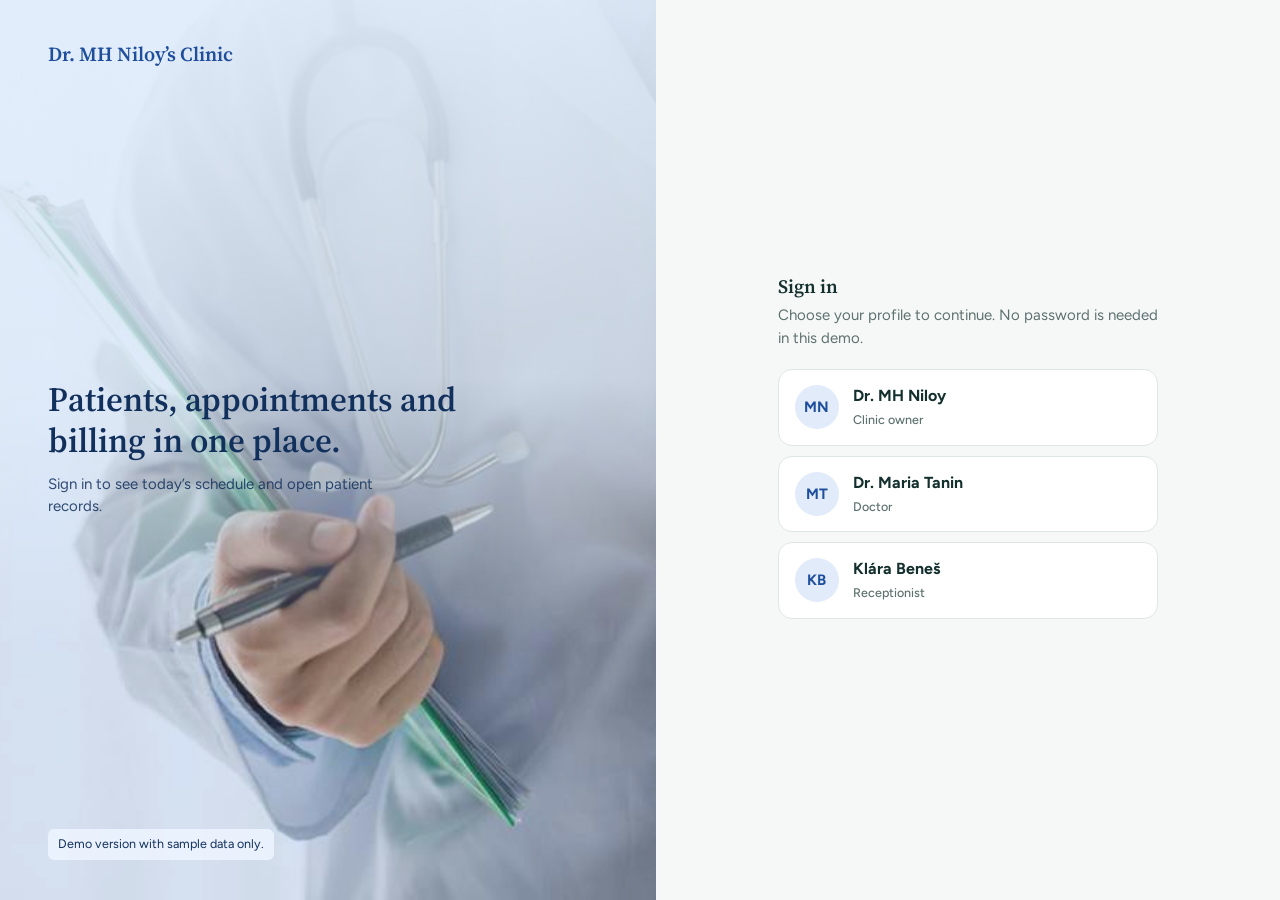
<file: index.html>
<!DOCTYPE html>
<html lang="en">
<head>
<meta charset="utf-8">
<meta name="viewport" content="width=device-width, initial-scale=1, viewport-fit=cover">
<meta name="theme-color" content="#1f5fbf">
<title>Dr. MH Niloy’s Clinic – Practice Manager</title>
<link href="https://fonts.googleapis.com/css2?family=Figtree:wght@400;500;600;700&family=Source+Serif+4:wght@500;600&display=swap" rel="stylesheet">
<style>
:root{--bg:#f6f8f7;--surf:#fff;--ink:#14302e;--mute:#5d716f;--line:#dfe7e5;--cover:url([data-uri]);--wash:226,238,252;--side:#e3edfb;--sideink:#2f4c7c;--sidehi:#12305c;--sideline:rgba(31,95,191,.28);--sidehover:rgba(31,95,191,.09);--acc:#1f5fbf;--acc-ink:#fff;--soft:#dff1e7;--softink:#1d6b45;--warn:#fbeed0;--warnink:#8a5a00;--bad:#f9dcdc;--badink:#9b2222;--blue:#e1ebfa;--blueink:#1f4f9c;
box-sizing:border-box;padding-top:env(safe-area-inset-top,0px);padding-bottom:env(safe-area-inset-bottom,0px);color-scheme:light}
@media (prefers-color-scheme:dark){:root:not([data-theme="light"]){--bg:#0e1a19;--surf:#152524;--ink:#e3efec;--mute:#93aaa6;--line:#243836;--wash:15,29,51;--side:#0f1d33;--sideink:#b9cdee;--sidehi:#fff;--sideline:rgba(255,255,255,.3);--sidehover:rgba(255,255,255,.08);--acc:#6ea2f2;--acc-ink:#0a1312;--soft:#1b3a2c;--softink:#8fd8b0;--warn:#3d3112;--warnink:#f0c86a;--bad:#401d1d;--badink:#f4a3a3;--blue:#1c2e4d;--blueink:#a9c6f5;color-scheme:dark}}
:root[data-theme="dark"]{--bg:#0e1a19;--surf:#152524;--ink:#e3efec;--mute:#93aaa6;--line:#243836;--wash:15,29,51;--side:#0f1d33;--sideink:#b9cdee;--sidehi:#fff;--sideline:rgba(255,255,255,.3);--sidehover:rgba(255,255,255,.08);--acc:#6ea2f2;--acc-ink:#0a1312;--soft:#1b3a2c;--softink:#8fd8b0;--warn:#3d3112;--warnink:#f0c86a;--bad:#401d1d;--badink:#f4a3a3;--blue:#1c2e4d;--blueink:#a9c6f5;color-scheme:dark}
html{scroll-padding-top:env(safe-area-inset-top,0px)}
*{box-sizing:border-box}
body{margin:0;background:var(--bg);color:var(--ink);font:15px/1.5 Figtree,system-ui,-apple-system,"Segoe UI",sans-serif}
h1,h2,h3{font-family:"Source Serif 4",Georgia,serif;font-weight:600;margin:0}
h1{font-size:28px}h2{font-size:19px}
.app{display:grid;grid-template-columns:230px 1fr;min-height:100vh}
nav{background:var(--side) var(--cover) no-repeat 72% 40%/cover;isolation:isolate;color:var(--sideink);padding:22px 14px;position:sticky;top:0;height:100vh}
nav .brand{font-family:"Source Serif 4",Georgia,serif;font-size:19px;color:var(--sidehi);padding:0 10px 18px}
nav .brand small{display:block;font:12px Figtree,sans-serif;color:var(--sideink);opacity:.75}
nav a{display:block;padding:9px 12px;border-radius:8px;color:inherit;text-decoration:none;margin-bottom:2px}
nav a:hover{background:var(--sidehover)}
nav a.on{background:var(--surf);color:var(--sidehi);font-weight:600}
nav a:focus-visible,button:focus-visible,input:focus-visible,select:focus-visible,textarea:focus-visible{outline:2px solid var(--acc);outline-offset:2px}
main{padding:26px 30px;min-width:0}
.top{display:flex;justify-content:space-between;align-items:flex-start;gap:12px;flex-wrap:wrap;margin-bottom:18px}
.top p{margin:2px 0 0;color:var(--mute)}
.banner{background:var(--warn);color:var(--warnink);border-radius:8px;padding:9px 12px;font-size:13px;margin-bottom:18px}
.stats{display:grid;grid-template-columns:repeat(auto-fit,minmax(150px,1fr));gap:12px;margin-bottom:18px}
.stat{background:var(--surf);border:1px solid var(--line);border-radius:10px;padding:14px}
.stat b{display:block;font:600 26px "Source Serif 4",Georgia,serif}
.stat span{color:var(--mute);font-size:13px}
.grid2{display:grid;grid-template-columns:3fr 2fr;gap:16px}
.card{background:var(--surf);border:1px solid var(--line);border-radius:10px;padding:16px;min-width:0}
.card h2{margin-bottom:10px}
.scroll{overflow-x:auto}
table{width:100%;border-collapse:collapse;font-size:14px}
th,td{text-align:left;padding:9px 8px;border-bottom:1px solid var(--line);white-space:nowrap}
th{color:var(--mute);font-weight:500;font-size:13px}
tr:last-child td{border-bottom:0}
td a{color:var(--acc);text-decoration:none;font-weight:600}
.tag{display:inline-block;padding:2px 9px;border-radius:99px;font-size:12px;font-weight:600}
.Pending,.Unpaid{background:var(--warn);color:var(--warnink)}
.Confirmed,.Partial{background:var(--blue);color:var(--blueink)}
.Completed,.Paid{background:var(--soft);color:var(--softink)}
.Cancelled{background:var(--bad);color:var(--badink)}
button,.btn{font:inherit;font-weight:600;border-radius:8px;border:1px solid var(--line);background:var(--surf);color:var(--ink);padding:7px 13px;cursor:pointer}
button.pri{background:var(--acc);color:var(--acc-ink);border-color:var(--acc)}
button.sm{padding:3px 9px;font-size:13px}
input,select,textarea{font:inherit;color:var(--ink);background:var(--bg);border:1px solid var(--line);border-radius:8px;padding:8px 10px;width:100%}
label{display:block;font-size:13px;color:var(--mute);margin-bottom:10px}
label input,label select,label textarea{margin-top:3px}
.row{display:flex;gap:10px;flex-wrap:wrap;align-items:center;margin-bottom:12px}
.row input,.row select{width:auto;flex:1;min-width:140px}
.err{color:var(--badink);font-size:13px;min-height:18px}
dialog{border:1px solid var(--line);border-radius:12px;background:var(--surf);color:var(--ink);width:min(480px,92vw);padding:20px}
dialog::backdrop{background:rgba(0,0,0,.45)}
dialog .acts{display:flex;gap:8px;justify-content:flex-end;margin-top:6px}
.bars{display:flex;align-items:flex-end;gap:8px;height:130px}
.bars div{flex:1;text-align:center;font-size:11px;color:var(--mute)}
.bars i{display:block;background:var(--acc);border-radius:4px 4px 0 0;margin-bottom:4px}
.visit{border-left:3px solid var(--acc);padding:2px 0 2px 12px;margin-bottom:14px}
.visit small{color:var(--mute)}
.empty{color:var(--mute);padding:14px 0}
.meta{display:grid;grid-template-columns:repeat(auto-fit,minmax(160px,1fr));gap:10px;margin-bottom:16px}
.meta div{font-size:13px;color:var(--mute)}.meta b{display:block;color:var(--ink);font-size:15px}
@media (max-width:820px){
.app{grid-template-columns:1fr}
nav{position:sticky;top:env(safe-area-inset-top,0px);height:auto;display:flex;gap:4px;overflow-x:auto;padding:10px;z-index:5}
nav .brand{display:none}nav a{white-space:nowrap;margin:0}
main{padding:18px 14px}.grid2{grid-template-columns:1fr}}
@media print{nav,.noprint,.banner{display:none!important}.app{display:block}body{background:#fff;color:#000}}
[hidden]{display:none!important}
.split{display:grid;grid-template-columns:1.05fr 1fr;min-height:100vh}
.hero{background:#eef3f2 var(--cover) no-repeat 70% center/cover;color:#12305c;position:relative;isolation:isolate;padding:40px 48px;display:flex;flex-direction:column;justify-content:space-between;gap:32px}
.hero .logo{font:600 20px "Source Serif 4",Georgia,serif}
.hero h1{font-size:34px;line-height:1.2;max-width:440px;margin-bottom:12px}
.hero p{margin:0;max-width:380px;opacity:.85}
.hero::before{content:"";position:absolute;inset:0;z-index:-1;background:linear-gradient(180deg,rgba(226,238,252,.95) 0%,rgba(226,238,252,.72) 42%,rgba(226,238,252,0) 72%),rgba(48,110,205,.2)}
.hero .logo{color:#1f4f9c}
.hero small{background:rgba(236,244,254,.92);color:#12305c;padding:6px 10px;border-radius:6px;align-self:flex-start;opacity:1}
.panel{display:flex;align-items:center;justify-content:center;padding:32px 20px}
.panel form{width:min(380px,100%)}
.panel .sub{color:var(--mute);margin:4px 0 20px}
.wide{width:100%;margin-top:8px;padding:10px 13px}
.hint{color:var(--mute);font-size:13px;margin-top:16px}
nav .who{padding:18px 10px 0;font-size:13px;color:var(--sideink)}nav .who b{display:block;color:var(--sidehi);font-size:14px}
nav button{background:transparent;color:inherit;border-color:var(--sideline);width:100%;margin-top:10px}
@media (max-width:820px){.split{grid-template-columns:1fr}.hero{padding:24px 20px;gap:16px}.hero h1{font-size:24px}nav .who{display:none}nav button{width:auto;margin:0;white-space:nowrap}}
@media (max-width:820px){.hero{min-height:300px;background-position:78% 25%}}
nav::before{content:"";position:absolute;inset:0;z-index:-1;background:linear-gradient(180deg,rgba(var(--wash),.94) 0%,rgba(var(--wash),.8) 45%,rgba(var(--wash),0) 90%),rgba(48,110,205,.16)}
@media (max-width:820px){nav{background:var(--side)}nav::before{display:none}}

/* ---------- polish ---------- */
input,select,textarea{font-size:16px}
button,.btn{transition:filter .15s,background .15s}
button:hover{filter:brightness(.97)}button.pri:hover{filter:brightness(1.1)}
button:disabled{opacity:.6;cursor:wait}
.card,.stat{box-shadow:0 1px 2px rgba(20,48,46,.05)}
.stat{border-top:3px solid var(--acc)}
@media (hover:hover) and (min-width:641px){table tr:hover td{background:rgba(31,95,191,.04)}}
.top h1{letter-spacing:-.01em}
@media (min-width:821px){main{max-width:1180px}}

/* ---------- phones: tables become cards, dialogs become sheets ---------- */
@media (max-width:820px){
  nav{gap:6px;padding:8px 10px}
  nav a{padding:9px 14px;min-height:40px;border-radius:99px;font-size:14px;display:flex;align-items:center}
  nav button{min-height:40px;border-radius:99px;font-size:13px;padding:0 14px}
  main{padding:16px 14px 48px}
  h1{font-size:24px}
  .top>button,.top>.row{width:100%}
  .top>button{padding:11px 13px}
  .stats{grid-template-columns:repeat(2,1fr)}
  .row input,.row select{flex:1 1 100%}
}
@media (max-width:640px){
  .card.scroll,#dl.card{background:none;border:0;padding:0;box-shadow:none}
  .scroll{overflow:visible}
  table,thead,tbody,tr,td{display:block;width:100%}
  tr.hd{display:none}
  tr{background:var(--surf);border:1px solid var(--line);border-radius:12px;padding:8px 14px;margin-bottom:10px;box-shadow:0 1px 2px rgba(20,48,46,.05)}
  td{display:flex;justify-content:space-between;align-items:center;gap:14px;border:0;padding:6px 0;white-space:normal;text-align:right}
  td::before{content:attr(data-label);color:var(--mute);font-size:12px;text-align:left;flex-shrink:0}
  td:not([data-label])::before{content:none}
  td:not([data-label]){justify-content:flex-end;flex-wrap:wrap}
  td[colspan]{display:block;text-align:left}
  td select{max-width:60%}
  .card table tr{box-shadow:none}
  .meta{grid-template-columns:1fr 1fr}
  dialog{width:100%;max-width:100%;margin:auto 0 0;border-radius:18px 18px 0 0;max-height:92vh;overflow:auto;padding:20px 18px calc(20px + env(safe-area-inset-bottom,0px))}
  dialog .acts button{flex:1;padding:11px}
  .hero{min-height:260px}
  .panel{padding:24px 16px}
}
.pick{width:min(380px,100%)}
.prof{display:flex;align-items:center;gap:14px;width:100%;text-align:left;padding:14px 16px;margin-bottom:10px;border-radius:14px;background:var(--surf)}
.prof:hover{border-color:var(--acc)}
.prof b{display:block;font-size:16px}.prof small{color:var(--mute);font-weight:500}
.av{flex:0 0 44px;height:44px;border-radius:50%;background:var(--blue);color:var(--blueink);display:grid;place-items:center;font-weight:700}
</style>
</head>
<body>
<noscript><p style="padding:20px;font-family:sans-serif">Please turn on JavaScript to use this page.</p></noscript>
<div id="auth" hidden></div>
<div class="app" hidden>
<nav aria-label="Main">
<div class="brand">Dr. MH Niloy’s Clinic<small>Practice manager</small></div>
<a href="#dashboard" data-r="dashboard">Dashboard</a>
<a href="#patients" data-r="patients">Patients</a>
<a href="#appointments" data-r="appointments">Appointments</a>
<a href="#archive" data-r="archive">Archive</a>
<a href="#billing" data-r="billing">Billing</a>
<div class="who" id="who"></div><button id="out">Sign out</button>
</nav>
<main id="view"></main>
</div>
<dialog id="dlg"></dialog>
<script>
window.addEventListener("error",e=>{const b=document.createElement("div");b.style.cssText="position:fixed;z-index:99;left:0;right:0;top:0;padding:10px 14px;background:#f9dcdc;color:#9b2222;font:14px sans-serif";b.textContent="Something went wrong: "+e.message;document.body.appendChild(b)});
const KEY="clinic-proto-v1";
const iso=d=>{const t=new Date(d);return t.getFullYear()+"-"+String(t.getMonth()+1).padStart(2,"0")+"-"+String(t.getDate()).padStart(2,"0")};
const off=n=>{const d=new Date();d.setDate(d.getDate()+n);return iso(d)};
const TODAY=off(0);
const esc=s=>String(s??"").replace(/[&<>"]/g,c=>({"&":"&amp;","<":"&lt;",">":"&gt;",'"':"&quot;"}[c]));
const money=n=>"€"+Number(n).toFixed(2);
const $=s=>document.querySelector(s);
function seed(){
return{
doctors:[{id:"D1",name:"Dr. MH Niloy",spec:"General practice"},{id:"D2",name:"Dr. Marek Svoboda",spec:"Cardiology"},{id:"D3",name:"Dr. Aisha Rahman",spec:"Paediatrics"}],
patients:[
{id:"P-1001",name:"Jana Procházková",dob:"1984-03-12",phone:"+420 601 112 233",allergies:"Penicillin",visits:[{date:off(-40),did:"D1",symptoms:"Persistent cough, mild fever",diagnosis:"Acute bronchitis",rx:"Ambroxol 30 mg, 3× daily for 7 days"}]},
{id:"P-1002",name:"Tomáš Horák",dob:"1971-11-02",phone:"+420 602 445 100",allergies:"None recorded",visits:[{date:off(-12),did:"D2",symptoms:"Chest tightness on exertion",diagnosis:"Stable angina, further tests ordered",rx:"Aspirin 100 mg daily"}]},
{id:"P-1003",name:"Lucie Králová",dob:"2018-06-21",phone:"+420 603 778 910",allergies:"Peanuts",visits:[]},
{id:"P-1004",name:"Petr Veselý",dob:"1959-01-30",phone:"+420 604 300 421",allergies:"None recorded",visits:[{date:off(-5),did:"D1",symptoms:"Elevated blood pressure at home",diagnosis:"Hypertension, grade 1",rx:"Review in 4 weeks, reduce salt"}]},
{id:"P-1005",name:"Anna Dvořáková",dob:"1992-09-08",phone:"+420 605 884 002",allergies:"Latex",visits:[]}],
appts:[
{id:"A1",pid:"P-1001",did:"D1",date:TODAY,time:"09:00",reason:"Follow-up",status:"Confirmed"},
{id:"A2",pid:"P-1002",did:"D2",date:TODAY,time:"10:30",reason:"Stress test results",status:"Pending"},
{id:"A3",pid:"P-1003",did:"D3",date:TODAY,time:"11:15",reason:"Vaccination",status:"Confirmed"},
{id:"A4",pid:"P-1004",did:"D1",date:TODAY,time:"14:00",reason:"Blood pressure review",status:"Completed"},
{id:"A5",pid:"P-1005",did:"D1",date:off(1),time:"09:30",reason:"General check-up",status:"Pending"},
{id:"A6",pid:"P-1002",did:"D2",date:off(3),time:"13:00",reason:"ECG",status:"Confirmed"},
{id:"A7",pid:"P-1001",did:"D1",date:off(-2),time:"15:00",reason:"Lab results",status:"Cancelled"}],
inv:[
{no:"INV-0001",pid:"P-1001",did:"D1",date:off(-40),amount:45,paid:45,method:"Card"},
{no:"INV-0002",pid:"P-1002",did:"D2",date:off(-12),amount:120,paid:60,method:"Bank transfer"},
{no:"INV-0003",pid:"P-1004",did:"D1",date:off(-5),amount:45,paid:45,method:"Cash"},
{no:"INV-0004",pid:"P-1004",did:"D1",date:TODAY,amount:45,paid:0,method:""},
{no:"INV-0005",pid:"P-1003",did:"D3",date:off(-3),amount:35,paid:35,method:"Card"}]};
}
let S;try{S=JSON.parse(localStorage.getItem(KEY))}catch(e){}
if(!S||!S.patients)S=seed();
S.docs=S.docs||[];
const LOCS=["Savar clinic","Enam clinic","Private chamber"];
S.appts.forEach((a,i)=>{if(!a.loc)a.loc=LOCS[i%3]});
if(!S.doctors.some(d=>d.id==="D4"))S.doctors.push({id:"D4",name:"Dr. Maria Tanin",spec:"Internal medicine"});
if(!S.appts.some(a=>a.id==="A8"))S.appts.push({id:"A8",pid:"P-1005",did:"D4",loc:"Enam clinic",date:TODAY,time:"12:00",reason:"Follow-up visit",status:"Pending"},{id:"A9",pid:"P-1003",did:"D4",loc:"Private chamber",date:off(2),time:"10:00",reason:"General consultation",status:"Confirmed"});
const save=()=>{try{localStorage.setItem(KEY,JSON.stringify(S))}catch(e){}};
const P=id=>S.patients.find(p=>p.id===id)||{name:"Unknown"};
const D=id=>S.doctors.find(d=>d.id===id)||{name:"Unknown"};
const status=i=>i.paid>=i.amount?"Paid":i.paid>0?"Partial":"Unpaid";
const opts=(arr,k,v,sel)=>arr.map(x=>`<option value="${esc(x[k])}"${x[k]===sel?" selected":""}>${esc(typeof v==="function"?v(x):x[v])}</option>`).join("");
let q="";

function dlg(title,body,onOk,okLabel){
const d=$("#dlg");
d.innerHTML=`<h2>${title}</h2><div style="height:10px"></div><form method="dialog" id="f">${body}<div class="err" id="err"></div><div class="acts"><button type="button" id="x">Cancel</button><button class="pri">${okLabel}</button></div></form>`;
$("#x").onclick=()=>d.close();
$("#f").onsubmit=e=>{e.preventDefault();const fd=Object.fromEntries(new FormData(e.target));const m=onOk(fd);if(m){$("#err").textContent=m;return}d.close();save();render()};
d.showModal();
}

function dashboard(){
const td=S.appts.filter(a=>a.date===TODAY).sort((a,b)=>a.time.localeCompare(b.time));
const due=S.inv.reduce((s,i)=>s+i.amount-i.paid,0);
const mon=TODAY.slice(0,7);
const rev=S.inv.filter(i=>i.date.startsWith(mon)).reduce((s,i)=>s+i.paid,0);
const days=[...Array(7)].map((_,k)=>off(k-6));
const vals=days.map(d=>S.inv.filter(i=>i.date===d).reduce((s,i)=>s+i.paid,0));
const mx=Math.max(...vals,1);
return`<div class="top"><div><h1>Good day, ${esc(user.name)}</h1><p>${new Date().toLocaleDateString("en-GB",{weekday:"long",day:"numeric",month:"long",year:"numeric"})}</p></div></div>
<div class="stats"><div class="stat"><b>${S.patients.length}</b><span>Registered patients</span></div><div class="stat"><b>${td.length}</b><span>Appointments today</span></div><div class="stat"><b>${S.doctors.length}</b><span>Doctors on staff</span></div><div class="stat"><b>${money(rev)}</b><span>Collected this month</span></div><div class="stat"><b>${money(due)}</b><span>Outstanding</span></div></div>
<div class="grid2"><div class="card"><h2>Today’s appointments</h2>${td.length?`<div class="scroll"><table><tr><th>Time</th><th>Patient</th><th>Doctor</th><th>Place</th><th>Status</th></tr>${td.map(a=>`<tr><td>${a.time}</td><td><a href="#patient-${a.pid.slice(2)}">${esc(P(a.pid).name)}</a></td><td>${esc(D(a.did).name)}</td><td>${esc(a.loc)}</td><td><span class="tag ${a.status}">${a.status}</span></td></tr>`).join("")}</table></div>`:`<p class="empty">No appointments today. Book one from the Appointments page.</p>`}</div>
<div class="card"><h2>Collected, last 7 days</h2><div class="bars">${vals.map((v,k)=>`<div title="${money(v)}"><i style="height:${Math.round(v/mx*100)}px;min-height:2px"></i>${days[k].slice(8)}</div>`).join("")}</div></div></div>`;
}

function patients(){
return`<div class="top"><div><h1>Patients</h1><p>Search by ID, name or phone.</p></div><button class="pri" onclick="newPatient()">Register patient</button></div>
<div class="row"><input id="q" type="search" placeholder="Search patients" value="${esc(q)}" aria-label="Search patients" oninput="q=this.value;$('#pl').innerHTML=prows();labelTables()"></div>
<div class="card scroll"><table><thead><tr><th>ID</th><th>Name</th><th>Date of birth</th><th>Phone</th><th>Last visit</th></tr></thead><tbody id="pl">${prows()}</tbody></table></div>`;
}
function prows(){
const t=q.trim().toLowerCase();
const r=S.patients.filter(p=>!t||[p.id,p.name,p.phone].some(x=>x.toLowerCase().includes(t)));
if(!r.length)return`<tr><td colspan="5" class="empty">No patient matches “${esc(q)}”. Check the spelling or register a new patient.</td></tr>`;
return r.map(p=>{const v=p.visits.at(-1);return`<tr><td>${p.id}</td><td><a href="#patient-${p.id.slice(2)}">${esc(p.name)}</a></td><td>${p.dob}</td><td>${esc(p.phone)}</td><td>${v?v.date:"No visits yet"}</td></tr>`}).join("");
}
function newPatient(){
dlg("Register patient",`<label>Full name<input name="name" required></label><label>Date of birth<input name="dob" type="date" required max="${TODAY}"></label><label>Phone<input name="phone" required placeholder="+420 …"></label><label>Allergies<input name="allergies" placeholder="None recorded"></label>`,f=>{
if(f.name.trim().length<3)return"Enter the patient’s full name.";
if(!/^[+\d][\d\s]{6,}$/.test(f.phone.trim()))return"Enter a phone number with at least 7 digits.";
const n=Math.max(1000,...S.patients.map(p=>+p.id.slice(2)))+1;
S.patients.push({id:"P-"+n,name:f.name.trim(),dob:f.dob,phone:f.phone.trim(),allergies:f.allergies.trim()||"None recorded",visits:[]});
},"Register");
}

function patient(num){
const p=S.patients.find(x=>x.id==="P-"+num);
if(!p)return`<p class="empty">Patient not found. <a href="#patients">Back to patients</a></p>`;
const inv=S.inv.filter(i=>i.pid===p.id);
const vis=[...p.visits].sort((a,b)=>b.date.localeCompare(a.date));
return`<div class="top"><div><h1>${esc(p.name)}</h1><p>${p.id}</p></div><div class="noprint row"><button onclick="print()">Print record</button><button class="pri" onclick="newVisit('${p.id}')">Add visit note</button></div></div>
<div class="card"><div class="meta"><div>Date of birth<b>${p.dob}</b></div><div>Phone<b>${esc(p.phone)}</b></div><div>Allergies<b>${esc(p.allergies)}</b></div><div>Open balance<b>${money(inv.reduce((s,i)=>s+i.amount-i.paid,0))}</b></div></div></div>
<div class="grid2" style="margin-top:16px"><div class="card"><h2>Visit history</h2>${vis.length?vis.map(v=>`<div class="visit"><b>${v.date}</b> <small>${esc(D(v.did).name)}</small><br><b>Symptoms:</b> ${esc(v.symptoms)}<br><b>Diagnosis:</b> ${esc(v.diagnosis)}<br><b>Prescription:</b> ${esc(v.rx||"None")}</div>`).join(""):`<p class="empty">No visits recorded. Add the first visit note.</p>`}</div>
<div class="card"><h2>Invoices</h2>${inv.length?`<table>${inv.map(i=>`<tr><td>${i.no}</td><td>${money(i.amount)}</td><td><span class="tag ${status(i)}">${status(i)}</span></td></tr>`).join("")}</table>`:`<p class="empty">No invoices yet.</p>`}</div></div>
<div class="card" style="margin-top:16px"><div class="row" style="justify-content:space-between;margin-bottom:6px"><h2 style="margin:0">Documents</h2><button class="noprint" onclick="upload('${p.id}')">Upload document</button></div>${docTable(S.docs.filter(d=>d.pid===p.id),false)}</div>`;
}
function newVisit(pid){
dlg("Add visit note",`<label>Doctor<select name="did">${opts(S.doctors,"id","name")}</select></label><label>Symptoms<textarea name="symptoms" rows="2" required></textarea></label><label>Diagnosis<textarea name="diagnosis" rows="2" required></textarea></label><label>Prescription and plan<textarea name="rx" rows="2"></textarea></label><label>Consultation fee (€, optional)<input name="fee" type="number" min="0" step="0.01"></label>`,f=>{
const p=P(pid);
p.visits.push({date:TODAY,did:f.did,symptoms:f.symptoms.trim(),diagnosis:f.diagnosis.trim(),rx:f.rx.trim()});
if(+f.fee>0)S.inv.push({no:nextInv(),pid,did:f.did,date:TODAY,amount:+f.fee,paid:0,method:""});
},"Save note");
}

function appointments(){
const st=window.fs||"All",dc=window.fd||"All",lc=window.fl||"All";
const r=S.appts.filter(a=>(st==="All"||a.status===st)&&(dc==="All"||a.did===dc)&&(lc==="All"||a.loc===lc)).sort((a,b)=>(a.date+a.time).localeCompare(b.date+b.time));
return`<div class="top"><div><h1>Appointments</h1><p>${S.appts.length} booked in total</p></div><button class="pri" onclick="newAppt()">Book appointment</button></div>
<div class="row"><select aria-label="Filter by status" onchange="fs=this.value;render()">${["All","Pending","Confirmed","Completed","Cancelled"].map(s=>`<option${s===st?" selected":""}>${s}</option>`).join("")}</select><select aria-label="Filter by doctor" onchange="fd=this.value;render()"><option value="All">All</option>${opts(S.doctors,"id","name",dc)}</select><select aria-label="Filter by place" onchange="fl=this.value;render()">${["All",...LOCS].map(c=>`<option${c===lc?" selected":""}>${c}</option>`).join("")}</select></div>
<div class="card scroll">${r.length?`<table><tr><th>Date</th><th>Time</th><th>Patient</th><th>Doctor</th><th>Place</th><th>Reason</th><th>Status</th></tr>${r.map(a=>`<tr><td>${a.date}</td><td>${a.time}</td><td><a href="#patient-${a.pid.slice(2)}">${esc(P(a.pid).name)}</a></td><td>${esc(D(a.did).name)}</td><td>${esc(a.loc)}</td><td>${esc(a.reason)}</td><td><select class="sm" aria-label="Status" style="width:auto;padding:3px 6px" onchange="setStatus('${a.id}',this.value)">${["Pending","Confirmed","Completed","Cancelled"].map(s=>`<option${s===a.status?" selected":""}>${s}</option>`).join("")}</select></td></tr>`).join("")}</table>`:`<p class="empty">No appointments match these filters.</p>`}</div>`;
}
function setStatus(id,v){S.appts.find(a=>a.id===id).status=v;save();render()}
function newAppt(){
dlg("Book appointment",`<label>Patient<select name="pid">${opts(S.patients,"id",p=>p.id+" – "+p.name)}</select></label><label>Doctor<select name="did">${opts(S.doctors,"id",d=>d.name+" ("+d.spec+")")}</select></label><label>Place<select name="loc">${LOCS.map(c=>`<option>${c}</option>`).join("")}</select></label><label>Date<input name="date" type="date" min="${TODAY}" value="${TODAY}" required></label><label>Time<input name="time" type="time" min="08:00" max="17:30" required></label><label>Reason<input name="reason" required></label>`,f=>{
if(f.date<TODAY)return"Choose today or a later date.";
if(f.time<"08:00"||f.time>"17:30")return"Clinic hours are 08:00 to 17:30.";
if(S.appts.some(a=>a.did===f.did&&a.date===f.date&&a.time===f.time&&a.status!=="Cancelled"))return"That doctor already has an appointment at this time. Pick another slot.";
S.appts.push({id:"A"+Date.now(),pid:f.pid,did:f.did,loc:f.loc,date:f.date,time:f.time,reason:f.reason.trim(),status:"Pending"});
},"Book");
}

const nextInv=()=>"INV-"+String(S.inv.length+1).padStart(4,"0");
function billing(){
const tot=S.inv.reduce((s,i)=>s+i.amount,0),pd=S.inv.reduce((s,i)=>s+i.paid,0);
const r=[...S.inv].sort((a,b)=>b.date.localeCompare(a.date));
return`<div class="top"><div><h1>Billing</h1><p>Invoices and payments</p></div><button class="pri" onclick="newInv()">Create invoice</button></div>
<div class="stats"><div class="stat"><b>${money(tot)}</b><span>Invoiced</span></div><div class="stat"><b>${money(pd)}</b><span>Collected</span></div><div class="stat"><b>${money(tot-pd)}</b><span>Outstanding</span></div></div>
<div class="card scroll"><table><tr><th>Invoice</th><th>Date</th><th>Patient</th><th>Doctor</th><th>Amount</th><th>Paid</th><th>Status</th><th></th></tr>${r.map(i=>`<tr><td>${i.no}</td><td>${i.date}</td><td>${esc(P(i.pid).name)}</td><td>${esc(D(i.did).name)}</td><td>${money(i.amount)}</td><td>${money(i.paid)}</td><td><span class="tag ${status(i)}">${status(i)}</span></td><td>${i.paid<i.amount?`<button class="sm" onclick="pay('${i.no}')">Record payment</button>`:""}</td></tr>`).join("")}</table></div>`;
}
function newInv(){
dlg("Create invoice",`<label>Patient<select name="pid">${opts(S.patients,"id",p=>p.id+" – "+p.name)}</select></label><label>Doctor<select name="did">${opts(S.doctors,"id","name")}</select></label><label>Amount (€)<input name="amount" type="number" min="1" step="0.01" required></label>`,f=>{
if(!(+f.amount>0))return"Enter an amount greater than zero.";
S.inv.push({no:nextInv(),pid:f.pid,did:f.did,date:TODAY,amount:+f.amount,paid:0,method:""});
},"Create");
}
function pay(no){
const i=S.inv.find(x=>x.no===no),left=i.amount-i.paid;
dlg("Record payment for "+no,`<p style="margin-top:0">Balance due: <b>${money(left)}</b></p><label>Amount (€)<input name="amt" type="number" step="0.01" value="${left.toFixed(2)}" required></label><label>Method<select name="m"><option>Cash</option><option>Card</option><option>Bank transfer</option><option>Other</option></select></label>`,f=>{
if(!(+f.amt>0)||+f.amt>left+0.001)return"Enter an amount between 0.01 and "+left.toFixed(2)+".";
i.paid=Math.round((i.paid+ +f.amt)*100)/100;i.method=f.m;
},"Record payment");
}

const ACC=[{email:"owner@niloyclinic.demo",name:"Dr. MH Niloy",role:"Clinic owner"},{email:"maria@niloyclinic.demo",name:"Dr. Maria Tanin",role:"Doctor"},{email:"reception@niloyclinic.demo",name:"Klára Beneš",role:"Receptionist"}];
let user=null;try{user=JSON.parse(sessionStorage.getItem("clinic-user"))}catch(e){}
function login(){return`<div class="split"><section class="hero"><div class="logo">Dr. MH Niloy’s Clinic</div><div><h1>Patients, appointments and billing in one place.</h1><p>Sign in to see today’s schedule and open patient records.</p></div><small>Demo version with sample data only.</small></section><section class="panel"><div class="pick"><h2>Sign in</h2><p class="sub">Choose your profile to continue. No password is needed in this demo.</p>${ACC.map((a,i)=>`<button class="prof" data-i="${i}"><span class="av">${esc(a.name.replace(/^Dr\. /,"").split(" ").map(w=>w[0]).slice(0,2).join(""))}</span><span><b>${esc(a.name)}</b><small>${esc(a.role)}</small></span></button>`).join("")}</div></section></div>`}
function bindLogin(){document.querySelectorAll(".prof").forEach(b=>b.onclick=()=>{const a=ACC[+b.dataset.i];user={name:a.name,role:a.role};try{sessionStorage.setItem("clinic-user",JSON.stringify(user))}catch(x){}render()})}
$("#out").onclick=()=>{user=null;try{sessionStorage.removeItem("clinic-user")}catch(e){}render()};
const CATS=["Lab report","Imaging","Prescription","Referral letter","Consent form","Other"];
const kb=n=>n<1024?n+" B":n<1048576?Math.round(n/1024)+" KB":(n/1048576).toFixed(1)+" MB";
const af={q:"",c:"All"};
function msg(t,m){const d=$("#dlg");d.innerHTML=`<h2>${t}</h2><p>${m}</p><div class="acts"><button onclick="$('#dlg').close()">Close</button></div>`;d.showModal()}
function adocs(){const t=af.q.trim().toLowerCase();return S.docs.filter(d=>(af.c==="All"||d.cat===af.c)&&(!t||[d.name,d.note||"",d.pid,P(d.pid).name].some(x=>x.toLowerCase().includes(t)))).sort((a,b)=>b.date.localeCompare(a.date))}
const isImg=n=>/\.(png|jpe?g|webp|gif)$/i.test(n);
function docTable(r,showP){
if(!r.length)return`<p class="empty">No documents stored. Upload a report, scan or letter.</p>`;
return`<div class="scroll"><table><tr><th>Document</th>${showP?"<th>Patient</th>":""}<th>Category</th><th>Added</th><th>Size</th><th></th></tr>${r.map(d=>`<tr><td>${esc(d.name)}${d.note?`<br><small style="color:var(--mute)">${esc(d.note)}</small>`:""}</td>${showP?`<td><a href="#patient-${d.pid.slice(2)}">${esc(P(d.pid).name)}</a></td>`:""}<td>${esc(d.cat)}</td><td>${d.date}</td><td>${kb(d.size)}</td><td>${isImg(d.name)?`<button class="sm" onclick="viewDoc('${d.id}')">View</button> `:""}<button class="sm" onclick="dlDoc('${d.id}')">Download</button> <button class="sm" onclick="delDoc('${d.id}')">Delete</button></td></tr>`).join("")}</table></div>`}
function archive(){
const used=S.docs.reduce((s,d)=>s+d.size,0);
return`<div class="top"><div><h1>Archive</h1><p>Reports, scans and letters filed by patient.</p></div><button class="pri" onclick="upload()">Upload document</button></div>
<div class="stats"><div class="stat"><b>${S.docs.length}</b><span>Documents stored</span></div><div class="stat"><b>${kb(used)}</b><span>Space used in this browser</span></div></div>
<div class="row"><input type="search" placeholder="Search by file, patient or note" value="${esc(af.q)}" aria-label="Search documents" oninput="af.q=this.value;$('#dl').innerHTML=docTable(adocs(),true);labelTables()"><select aria-label="Filter by category" onchange="af.c=this.value;render()">${["All",...CATS].map(c=>`<option${c===af.c?" selected":""}>${c}</option>`).join("")}</select></div>
<div class="card" id="dl">${docTable(adocs(),true)}</div>`}
function upload(pid){
dlg("Upload document",`<label>Patient<select name="pid">${opts(S.patients,"id",p=>p.id+" – "+p.name,pid)}</select></label><label>Category<select name="cat">${CATS.map(c=>`<option>${c}</option>`).join("")}</select></label><label>File (PDF, image, text, Word, Excel or CSV, up to 1 MB)<input name="file" type="file" accept=".pdf,.png,.jpg,.jpeg,.webp,.gif,.txt,.docx,.xlsx,.csv"></label><label>Note (optional)<input name="note"></label>`,f=>{
const file=f.file;
if(!file||!file.size)return"Choose a file to upload.";
if(!/\.(pdf|png|jpe?g|webp|gif|txt|docx|xlsx|csv)$/i.test(file.name))return"This file type is not supported. Use PDF, image, text, Word, Excel or CSV.";
if(file.size>1048576)return"This file is over 1 MB. Compress it first. This demo keeps files in your browser.";
const id="F"+Date.now(),rd=new FileReader();
rd.onload=()=>{try{localStorage.setItem("clinic-file-"+id,rd.result)}catch(e){msg("Storage is full","Delete a stored document and try again.");return}
S.docs.push({id,pid:f.pid,cat:f.cat,name:file.name,size:file.size,date:TODAY,by:user.name,note:f.note.trim()});save();render()};
rd.readAsDataURL(file)},"Upload");
}
function toBlob(u){const[h,b]=u.split(","),m=h.match(/:(.*?);/)[1],bin=atob(b),a=new Uint8Array(bin.length);for(let i=0;i<bin.length;i++)a[i]=bin.charCodeAt(i);return new Blob([a],{type:m})}
function viewDoc(id){const d=S.docs.find(x=>x.id===id),u=localStorage.getItem("clinic-file-"+id);if(!u)return msg("File not found","This file is no longer stored in this browser.");
const el=$("#dlg");el.innerHTML=`<h2>${esc(d.name)}</h2><img alt="${esc(d.name)}" style="max-width:100%;border-radius:8px;margin:12px 0" src="${u}"><div class="acts"><button onclick="$('#dlg').close()">Close</button></div>`;el.showModal()}
async function dlDoc(id){
const d=S.docs.find(x=>x.id===id),u=localStorage.getItem("clinic-file-"+id);
if(!u)return msg("File not found","This file is no longer stored in this browser.");
let dl=null;try{dl=await window.claude.use("downloads")}catch(e){}
if(!dl){const a=document.createElement("a");a.href=URL.createObjectURL(toBlob(u));a.download=d.name;document.body.appendChild(a);a.click();a.remove();return}
try{await dl.save({filename:d.name,data:toBlob(u)})}catch(e){if(!e||e.code!=="declined")msg("Could not save the file","Try again in a moment.")}}
function delDoc(id){const d=S.docs.find(x=>x.id===id);
dlg("Delete document",`<p style="margin-top:0">Delete “${esc(d.name)}” for ${esc(P(d.pid).name)}? This cannot be undone.</p>`,()=>{S.docs=S.docs.filter(x=>x.id!==id);try{localStorage.removeItem("clinic-file-"+id)}catch(e){}},"Delete")}
function labelTables(){
document.querySelectorAll("table").forEach(t=>{const heads=[...t.querySelectorAll("th")].map(x=>x.textContent.trim());
t.querySelectorAll("tr").forEach(tr=>{tr.classList.toggle("hd",!!tr.querySelector("th"));[...tr.children].forEach((td,i)=>{if(td.tagName==="TD"&&td.colSpan<2&&heads[i])td.dataset.label=heads[i]})})})}
function render(){
$("#auth").hidden=!!user;document.querySelector(".app").hidden=!user;
if(!user){$("#auth").innerHTML=login();bindLogin();return}
{const a=ACC.find(x=>x.role===user.role);if(a){user.name=a.name;try{sessionStorage.setItem("clinic-user",JSON.stringify(user))}catch(e){}}}
$("#who").innerHTML=`<b>${esc(user.name)}</b>${esc(user.role)}`;
const h=location.hash.slice(1)||"dashboard";
const r=h.startsWith("patient-")?"patients":h;
document.querySelectorAll("nav a").forEach(a=>a.classList.toggle("on",a.dataset.r===r));
const bn=`<div class="banner">Demo data only. This prototype stores everything in your browser, with no real login or access control. Do not enter real patient information.</div>`;
let v;
if(h.startsWith("patient-"))v=patient(h.slice(8));
else v=({dashboard,patients,appointments,archive,billing}[h]||dashboard)();
$("#view").innerHTML=bn+v;labelTables();
}
addEventListener("hashchange",()=>{q="";render();scrollTo(0,0)});
render();
</script>
</body>
</html>
</file>
